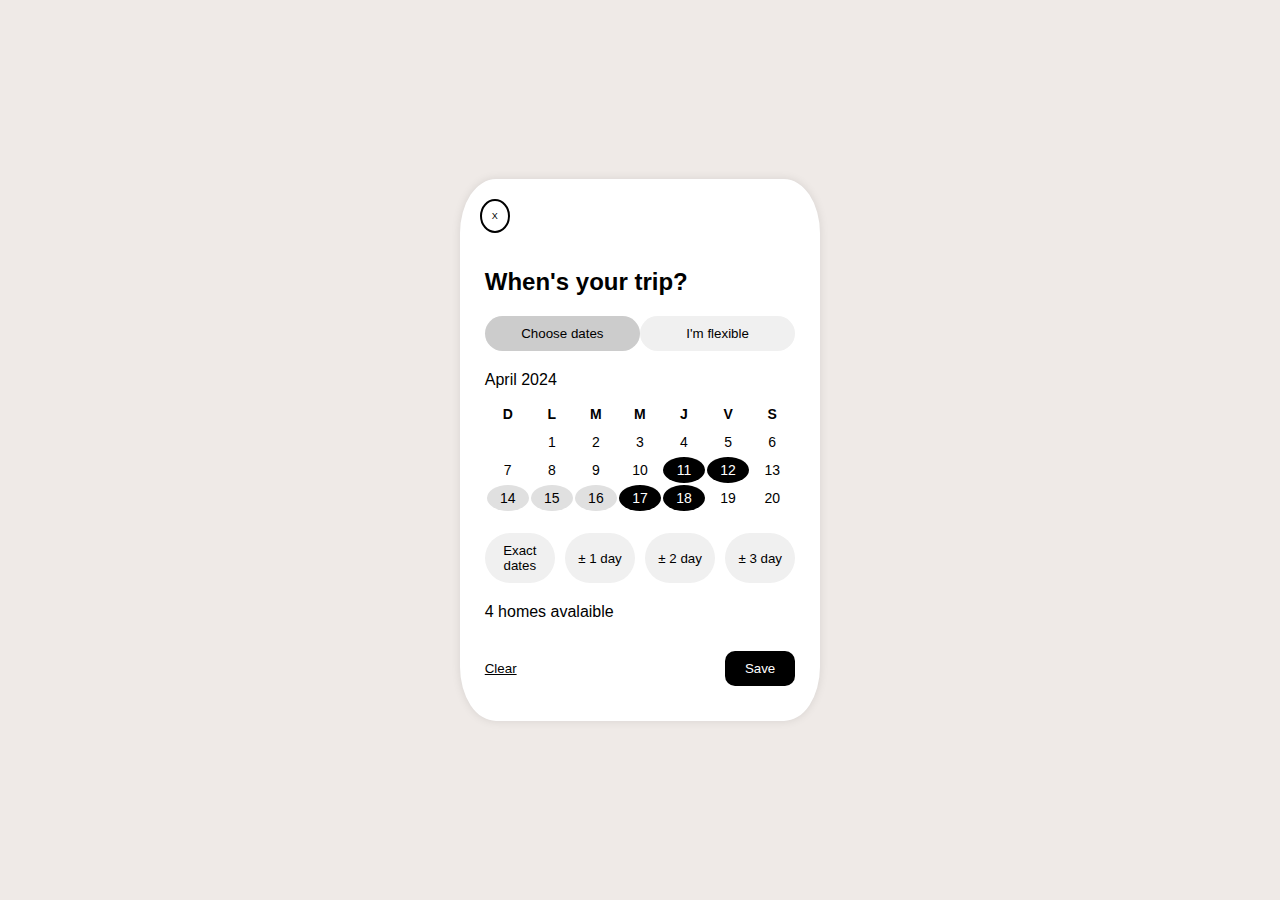
<file: Calendrier.html>
<!DOCTYPE html>
<html lang="fr">
<head>
    <meta charset="UTF-8">
    <meta name="viewport" content="width=device-width, initial-scale=1.0">
    <link rel="stylesheet" href="Calendrier.css">
    <title>Choisir une date</title>
</head>
<body>
    
    <div class="conteneur">
        <div class="en-tete">
            <button class="bouton-fermer">X</button>
        </div>
        <div class="contenu">
            <h2>When's your trip?</h2>
            <div class="groupe-boutons">
                <button class="actif">Choose dates</button>
                <button>I'm flexible</button>
            </div>
            <div class="calendrier">
                <div class="mois">
                    <p>April 2024</p>
                    <table>
                        <thead>
                            <tr>
                                <th>D</th>
                                <th>L</th>
                                <th>M</th>
                                <th>M</th>
                                <th>J</th>
                                <th>V</th>
                                <th>S</th>
                            </tr>
                        </thead>
                        <tbody>
                
                            <tr>
                                <td></td>
                                <td>1</td>
                                <td>2</td>
                                <td>3</td>
                                <td>4</td>
                                <td>5</td>
                                <td>6</td>
                            </tr>
                            <tr>
                                <td>7</td>
                                <td>8</td>
                                <td>9</td>
                                <td>10</td>
                                <td class="selectionne">11</td>
                                <td class="selectionne">12</td>
                                <td>13</td>
                            </tr>
                            <tr>
                                <td class="intervalle">14</td>
                                <td class="intervalle">15</td>
                                <td class="intervalle">16</td>
                                <td class="selectionne">17</td>
                                <td class="selectionne">18</td>
                                <td>19</td>
                                <td>20</td>
                            </tr>
                            
                        </tbody>
                    </table>
                </div>
            </div>
            <div class="options-dates">
                <button>Exact dates</button>
                <button>± 1 day</button>
                <button>± 2 day</button>
                <button>± 3 day</button>
            </div>
            <div class="disponibilite">
                <p>4 homes avalaible</p>
                <div class="cartes-maisons">
                    <!-- Placeholder pour les cartes des maisons -->
                </div>
            </div>
            <div class="pied-de-page">
                <button class="bouton-effacer">Clear</button>
                <button class="bouton-sauvegarder">Save</button>
            </div>
        </div>
    </div>
</body>
</html>
</file>
<file: Calendrier.css>
* {
    box-sizing: border-box;
    margin: 0;
    padding: 0;
    font-family: Arial, sans-serif;
}

body {
    background-color: #EFEAE7;
    display: flex;
    justify-content: center;
    align-items: center;
    height: 100vh;
}

.conteneur {
    background-color: #fff;
    box-shadow: 0 0 10px rgba(0, 0, 0, 0.1);
    position: relative;
    border: white solid 5px;
    border-top-left-radius: 10%;
    border-radius: 10%;
}

.en-tete {
    padding: 15px;
    display: flex;
    align-items: center;
    
}

.bouton-fermer {
    padding: 10px;
    font-size: 9px;
    cursor: pointer;
    border: black solid 2px;
    background-color: #fff;
    border-radius: 50%;
}

.heure {
    color: black;
}

.contenu {
    padding: 20px;

}

h2 {
    font-size: 24px;
    margin-bottom: 20px;
}

.groupe-boutons {
    display: flex;
    margin-bottom: 20px;
}

.groupe-boutons button {
    flex: 1;
    padding: 10px;
    border: none;
    background-color: #f0f0f0;
    cursor: pointer;
    border-radius: 50px;
}

.groupe-boutons .actif {
    background-color: #ccc;
    border-radius: 50px;
    
}

.calendrier {
    margin-bottom: 20px;
}

.mois {
    text-align: left;
}

table {
    width: 100%;
    margin-top: 10px;
}

th, td {
    text-align: center;
    padding: 5px;
    font-size: 14px;
}

.selectionne {
    background-color: black;
    color: white;
    border-radius: 50%;
}

.intervalle {
    background-color: #e0e0e0;
    border-radius: 50%;
}

.options-dates {
    display: flex;
    flex-wrap: wrap;
    gap: 10px;
    justify-content: space-between;
    margin-bottom: 20px;
    
}

.options-dates button {
    flex: 1;
    padding: 10px;
    border: none;
    background-color: #f0f0f0;
    cursor: pointer;
    border-radius: 50px;
}

.disponibilite {
    margin-bottom: 20px;
}

.pied-de-page {
    display: flex;
    justify-content: space-between;
    padding: 10px 0;
}

.bouton-effacer {
    background: none;
    border: none;
    color: black;
    cursor: pointer;
    text-decoration: underline;
}

.bouton-sauvegarder {
    background-color: black;
    color: white;
    border: none;
    padding: 10px 20px;
    cursor: pointer;
    border-radius: 10px;
}
</file>
